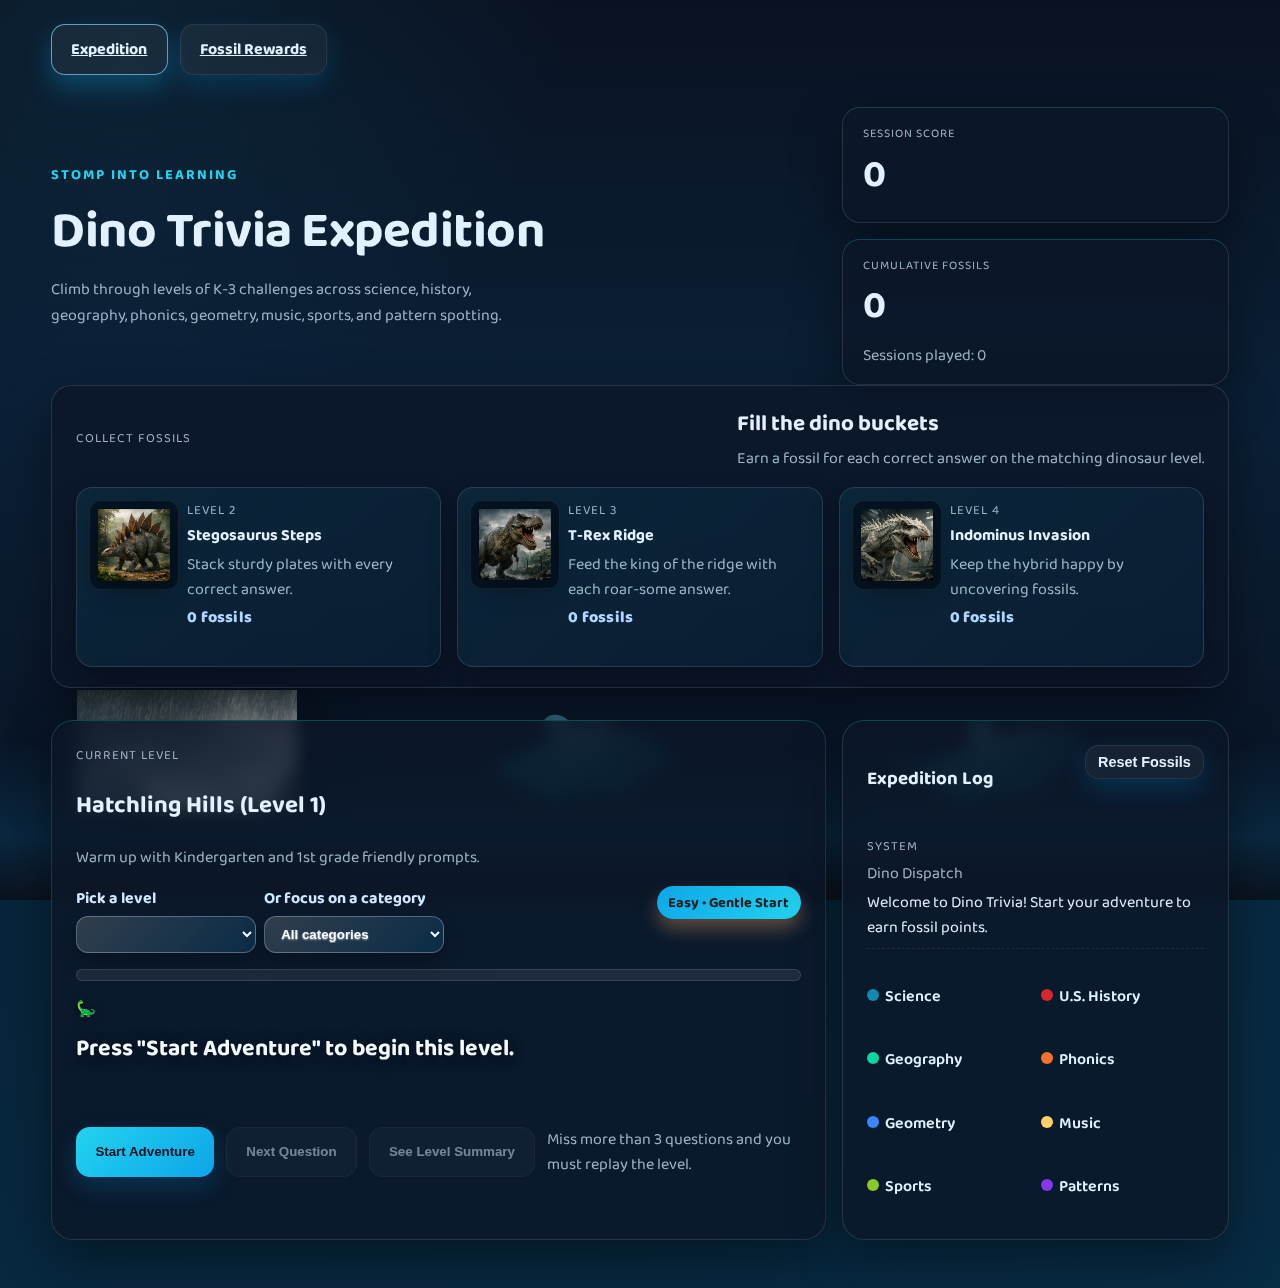
<file: index.html>
<!DOCTYPE html>
<html lang="en">
<head>
  <meta charset="UTF-8" />
  <meta name="viewport" content="width=device-width, initial-scale=1.0" />
  <title>Dino Trivia Expedition</title>
  <meta name="theme-color" content="#0f172a">
  <link rel="manifest" href="manifest.webmanifest">
  <link rel="icon" href="images/dino_trivia_icon.png" sizes="1024x1024" type="image/png">
  <link rel="apple-touch-icon" href="images/dino_trivia_icon.png">
  <link rel="preconnect" href="https://fonts.googleapis.com">
  <link rel="preconnect" href="https://fonts.gstatic.com" crossorigin>
  <link href="https://fonts.googleapis.com/css2?family=Baloo+2:wght@500;700&family=Fredoka:wght@500;700&display=swap" rel="stylesheet">
  <link rel="stylesheet" href="styles.css" />
</head>
<body>
  <div class="sky"></div>
  <div class="dino-parade">
    <div class="dino dino-one"></div>
    <div class="dino dino-two"></div>
    <div class="dino dino-three"></div>
    <div class="pterodactyl"></div>
  </div>
  <nav class="top-nav" aria-label="Primary">
    <a class="btn btn--ghost" href="index.html" aria-current="page">Expedition</a>
    <a class="btn btn--ghost" href="rewards.html">Fossil Rewards</a>
  </nav>

  <header class="hero">
    <div class="hero__text">
      <p class="hero__eyebrow">STOMP INTO LEARNING</p>
      <h1>Dino Trivia Expedition</h1>
      <p class="hero__lead">Climb through levels of K-3 challenges across science, history, geography, phonics, geometry, music, sports, and pattern spotting.</p>
    </div>
    <div class="hero__score">
      <div class="score-card">
        <p class="label">Session Score</p>
        <p class="value" id="session-score">0</p>
      </div>
      <div class="score-card">
        <p class="label">Cumulative Fossils</p>
        <p class="value" id="cumulative-score">0</p>
        <p class="hint" id="sessions-played">Sessions played: 0</p>
      </div>
    </div>
  </header>

  <section class="fossil-board" aria-labelledby="fossil-title">
    <div class="fossil-board__header">
      <p class="label">Collect fossils</p>
      <div>
        <h3 id="fossil-title">Fill the dino buckets</h3>
        <p class="muted">Earn a fossil for each correct answer on the matching dinosaur level.</p>
      </div>
    </div>
    <div class="fossil-grid">
      <article class="fossil-card" data-dino="stegosaurus">
        <div class="fossil-card__image">
          <img src="images/stego.png" alt="Stegosaurus bucket" loading="lazy">
        </div>
        <div class="fossil-card__body">
          <div>
            <p class="label">Level 2</p>
            <h4>Stegosaurus Steps</h4>
            <p class="muted">Stack sturdy plates with every correct answer.</p>
          </div>
          <p class="fossil-card__count" id="fossil-count-stegosaurus">0 fossils</p>
          <div class="fossil-card__tray" id="fossils-stegosaurus" aria-live="polite"></div>
        </div>
      </article>
      <article class="fossil-card" data-dino="trex">
        <div class="fossil-card__image">
          <img src="images/t-rex2.png" alt="T-Rex bucket" loading="lazy">
        </div>
        <div class="fossil-card__body">
          <div>
            <p class="label">Level 3</p>
            <h4>T-Rex Ridge</h4>
            <p class="muted">Feed the king of the ridge with each roar-some answer.</p>
          </div>
          <p class="fossil-card__count" id="fossil-count-trex">0 fossils</p>
          <div class="fossil-card__tray" id="fossils-trex" aria-live="polite"></div>
        </div>
      </article>
      <article class="fossil-card" data-dino="indominus">
        <div class="fossil-card__image">
          <img src="images/indominus.png" alt="Indominus Rex bucket" loading="lazy">
        </div>
        <div class="fossil-card__body">
          <div>
            <p class="label">Level 4</p>
            <h4>Indominus Invasion</h4>
            <p class="muted">Keep the hybrid happy by uncovering fossils.</p>
          </div>
          <p class="fossil-card__count" id="fossil-count-indominus">0 fossils</p>
          <div class="fossil-card__tray" id="fossils-indominus" aria-live="polite"></div>
        </div>
      </article>
    </div>
  </section>

  <main class="layout">
    <section class="panel panel--level" id="level-panel">
      <div class="panel__header">
        <div>
          <p class="label">Current Level</p>
          <h2 id="level-name">Hatchling Hills (Level 1)</h2>
          <p class="muted" id="level-description">Warm up with gentle, Kindergarten-friendly questions.</p>
        </div>
        <div class="selectors">
          <label class="selector">
            <span>Pick a level</span>
            <select id="level-select"></select>
          </label>
          <label class="selector">
            <span>Or focus on a category</span>
            <select id="category-select">
              <option value="all">All categories</option>
            </select>
          </label>
        </div>
        <div class="badges" id="badge-row">
          <!-- badges injected here -->
        </div>
      </div>
      <div class="progress">
        <div class="progress__bar" id="progress-bar" style="width: 0%"></div>
      </div>
      <div class="question" id="question">
        <p class="question__category" id="question-category"></p>
        <h3 id="question-text">Ready to start? Press "Start Adventure" to begin.</h3>
        <div class="choices" id="choices"></div>
      </div>
      <div class="feedback" id="feedback" role="status"></div>
      <div class="controls">
        <button class="btn" id="start-btn">Start Adventure</button>
        <button class="btn btn--ghost" id="next-btn" disabled>Next Question</button>
        <button class="btn btn--ghost" id="summary-btn" disabled>See Level Summary</button>
        <p class="muted strikes">Miss more than 3 questions and you must replay the level.</p>
      </div>
    </section>

    <section class="panel panel--secondary">
      <div class="panel__header">
        <h3>Expedition Log</h3>
        <button class="btn btn--small btn--ghost" id="reset-cumulative">Reset Fossils</button>
      </div>
      <ul class="log" id="log"></ul>
      <div class="legend">
        <p><span class="dot dot--science"></span>Science</p>
        <p><span class="dot dot--history"></span>U.S. History</p>
        <p><span class="dot dot--geo"></span>Geography</p>
        <p><span class="dot dot--phonics"></span>Phonics</p>
        <p><span class="dot dot--geometry"></span>Geometry</p>
        <p><span class="dot dot--music"></span>Music</p>
        <p><span class="dot dot--sports"></span>Sports</p>
        <p><span class="dot dot--patterns"></span>Patterns</p>
      </div>
    </section>
  </main>

  <div class="celebration" id="celebration" aria-hidden="true">
    <div class="celebration__card" role="dialog" aria-live="polite" aria-labelledby="celebration-title">
      <div class="celebration__burst"></div>
      <div class="celebration__confetti" id="celebration-confetti"></div>
      <p class="label">Level complete</p>
      <h3 id="celebration-title">Fossil Haul!</h3>
      <p class="celebration__count"><span id="celebration-count">0</span> fossils earned</p>
      <p class="muted" id="celebration-detail"></p>
      <button class="btn" id="celebration-close">Continue Expedition</button>
    </div>
  </div>

  <div class="ground"></div>

  <template id="log-item-template">
    <li class="log__item">
      <div class="log__meta">
        <p class="label log__label"></p>
        <p class="muted log__detail"></p>
      </div>
      <p class="log__text"></p>
    </li>
  </template>

  <template id="badge-template">
    <span class="badge"></span>
  </template>

  <script src="script.js"></script>
</body>
</html>
</file>
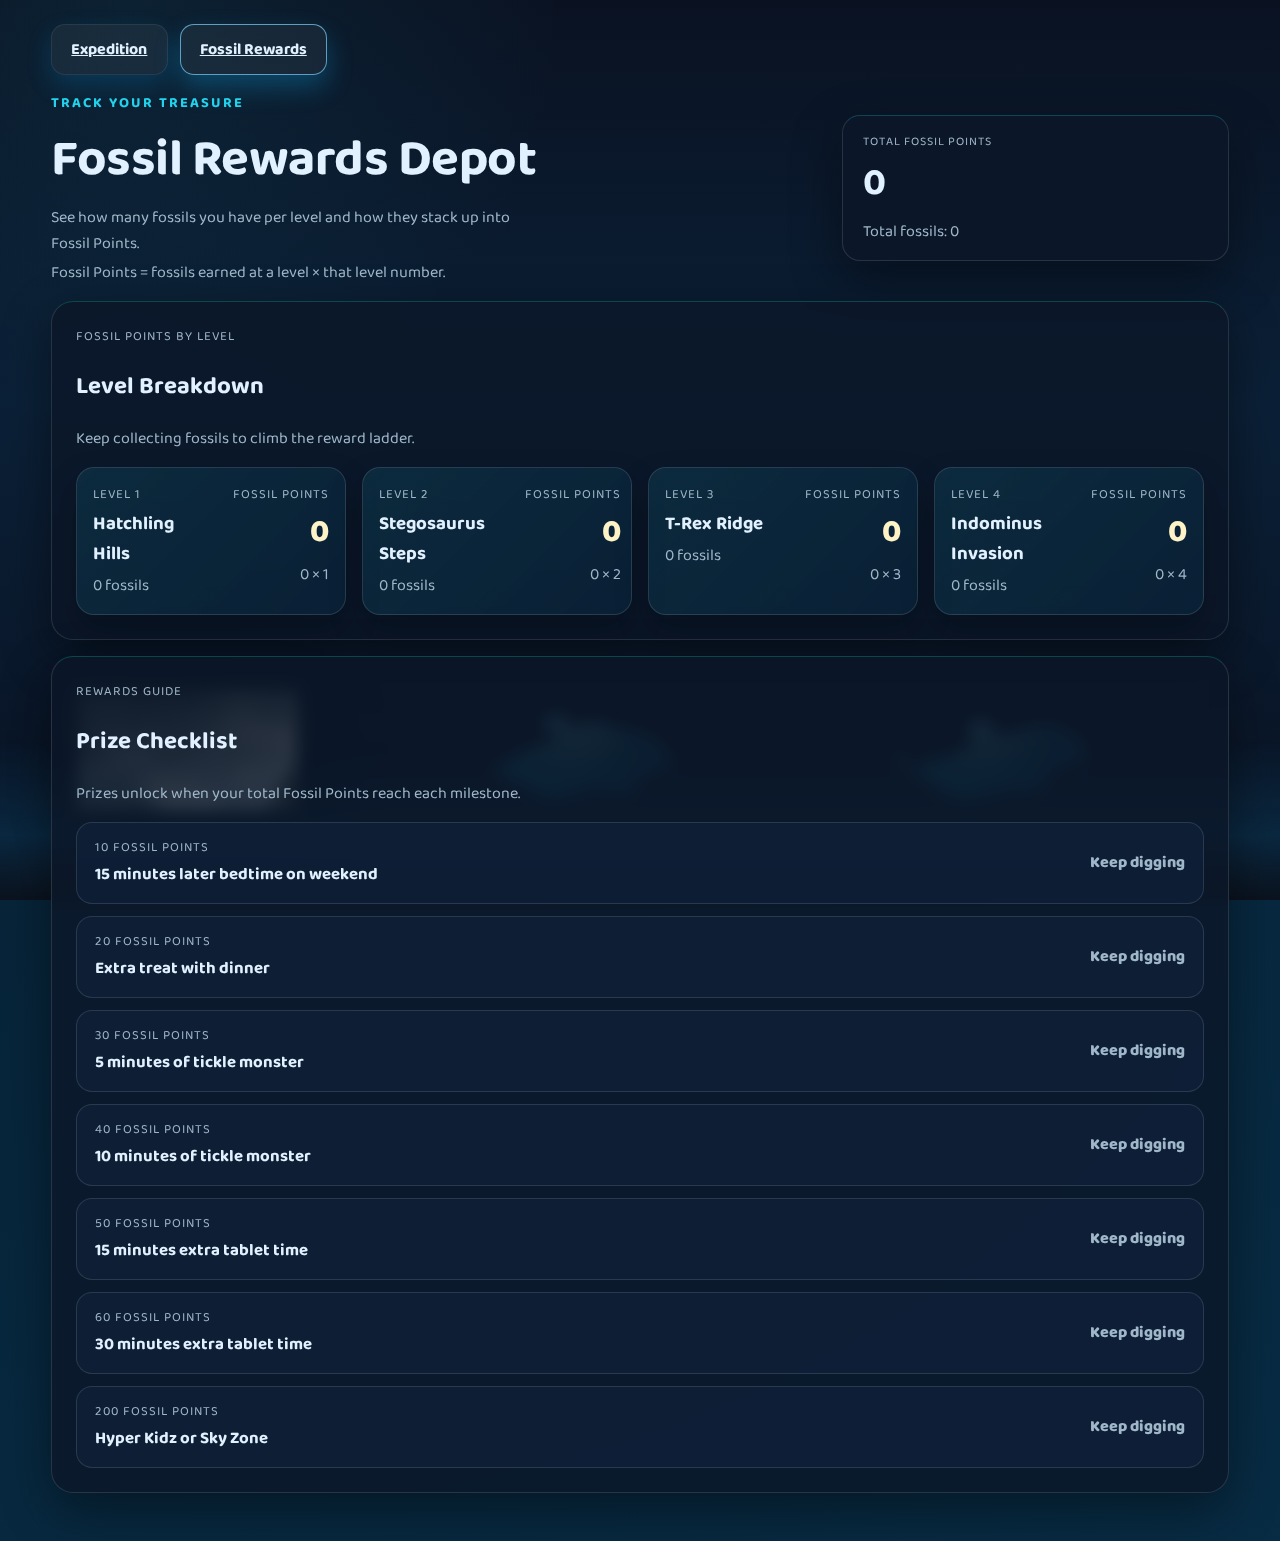
<file: rewards.html>
<!DOCTYPE html>
<html lang="en">
<head>
  <meta charset="UTF-8" />
  <meta name="viewport" content="width=device-width, initial-scale=1.0" />
  <title>Dino Trivia Expedition | Fossil Rewards</title>
  <meta name="theme-color" content="#0f172a">
  <link rel="manifest" href="manifest.webmanifest">
  <link rel="icon" href="images/dino_trivia_icon.png" sizes="1024x1024" type="image/png">
  <link rel="apple-touch-icon" href="images/dino_trivia_icon.png">
  <link rel="preconnect" href="https://fonts.googleapis.com">
  <link rel="preconnect" href="https://fonts.gstatic.com" crossorigin>
  <link href="https://fonts.googleapis.com/css2?family=Baloo+2:wght@500;700&family=Fredoka:wght@500;700&display=swap" rel="stylesheet">
  <link rel="stylesheet" href="styles.css" />
</head>
<body>
  <div class="sky"></div>
  <div class="dino-parade">
    <div class="dino dino-one"></div>
    <div class="dino dino-two"></div>
    <div class="dino dino-three"></div>
    <div class="pterodactyl"></div>
  </div>
  <nav class="top-nav" aria-label="Primary">
    <a class="btn btn--ghost" href="index.html">Expedition</a>
    <a class="btn btn--ghost" href="rewards.html" aria-current="page">Fossil Rewards</a>
  </nav>

  <header class="hero hero--compact">
    <div class="hero__text">
      <p class="hero__eyebrow">TRACK YOUR TREASURE</p>
      <h1>Fossil Rewards Depot</h1>
      <p class="hero__lead">See how many fossils you have per level and how they stack up into Fossil Points.</p>
      <p class="muted">Fossil Points = fossils earned at a level × that level number.</p>
    </div>
    <div class="hero__score">
      <div class="score-card">
        <p class="label">Total Fossil Points</p>
        <p class="value" id="total-points">0</p>
        <p class="hint" id="total-fossils">Total fossils: 0</p>
      </div>
    </div>
  </header>

  <main class="layout layout--single">
    <section class="panel">
      <div class="panel__header">
        <div>
          <p class="label">Fossil Points by Level</p>
          <h2>Level Breakdown</h2>
          <p class="muted">Keep collecting fossils to climb the reward ladder.</p>
        </div>
      </div>
      <div class="points-grid" id="points-grid" aria-live="polite"></div>
    </section>

    <section class="panel">
      <div class="panel__header">
        <div>
          <p class="label">Rewards Guide</p>
          <h2>Prize Checklist</h2>
          <p class="muted">Prizes unlock when your total Fossil Points reach each milestone.</p>
        </div>
      </div>
      <ul class="prize-list" id="prize-list"></ul>
    </section>
  </main>

  <div class="ground"></div>

  <script src="rewards.js"></script>
</body>
</html>
</file>
<file: styles.css>
:root {
  --sky: #0f172a;
  --sun: #d4f1ff;
  --forest: #0ea5e9;
  --lava: #f97316;
  --sand: #102540;
  --panel: #0b1628cc;
  --panel-strong: #0f213a;
  --text: #e2f1ff;
  --muted: #9fb7c8;
  --muted-strong: #cfe8ff;
  --shadow: 0 18px 50px rgba(0, 0, 0, 0.4);
  --border: 1px solid rgba(255, 255, 255, 0.12);
  --badge: linear-gradient(135deg, #0ea5e9, #22d3ee);
  font-family: 'Baloo 2', 'Fredoka', system-ui, -apple-system, sans-serif;
}

* {
  box-sizing: border-box;
}

body {
  margin: 0;
  min-height: 100vh;
  background: radial-gradient(circle at 20% 20%, rgba(14, 165, 233, 0.12), rgba(8, 47, 73, 0.9)), #050c18;
  color: var(--text);
  overflow-x: hidden;
  position: relative;
}

.top-nav {
  display: flex;
  gap: 0.75rem;
  padding: 1.5rem clamp(1rem, 4vw, 4rem) 0;
  flex-wrap: wrap;
}

.top-nav .btn[aria-current='page'] {
  border-color: rgba(125, 211, 252, 0.7);
  box-shadow: 0 12px 26px rgba(14, 165, 233, 0.3);
}

.sky {
  position: fixed;
  inset: 0;
  background: radial-gradient(circle at 10% 0%, rgba(34, 211, 238, 0.08), transparent 30%), linear-gradient(180deg, #0a1222 0%, #0b2037 45%, #0a1222 100%);
  z-index: -3;
}

.ground {
  position: fixed;
  bottom: 0;
  left: 0;
  right: 0;
  height: 160px;
  background: linear-gradient(0deg, #0b131f 0%, rgba(14, 165, 233, 0.14) 40%, transparent 100%);
  z-index: -1;
  filter: blur(0.2px);
}

.hero {
  display: grid;
  grid-template-columns: 2fr 1fr;
  gap: 1rem;
  padding: 2rem clamp(1rem, 4vw, 4rem) 0;
  align-items: center;
  position: relative;
}

.hero--compact {
  padding-top: 1rem;
}

.hero__text h1 {
  margin: 0.25rem 0;
  font-size: clamp(2rem, 4vw, 3.2rem);
  letter-spacing: -0.5px;
}

.hero__eyebrow {
  margin: 0;
  color: #22d3ee;
  font-weight: 700;
  letter-spacing: 2px;
  font-size: 0.9rem;
}

.hero__lead {
  margin: 0;
  max-width: 52ch;
  color: var(--muted);
  line-height: 1.6;
}

.fossil-board {
  margin: 0 clamp(1rem, 4vw, 4rem);
  margin-bottom: 1rem;
  background: rgba(11, 22, 40, 0.7);
  border: var(--border);
  border-radius: 20px;
  padding: 1.25rem 1.5rem;
  box-shadow: var(--shadow);
  backdrop-filter: blur(8px);
}

.fossil-board__header {
  display: flex;
  align-items: center;
  gap: 1rem;
  justify-content: space-between;
  flex-wrap: wrap;
}

.fossil-board h3 {
  margin: 0;
  font-size: 1.4rem;
}

.fossil-grid {
  display: grid;
  gap: 1rem;
  grid-template-columns: repeat(auto-fit, minmax(240px, 1fr));
  margin-top: 1rem;
}

.fossil-card {
  display: grid;
  gap: 0.5rem;
  grid-template-columns: 90px 1fr;
  align-items: start;
  padding: 0.75rem;
  border-radius: 16px;
  background: linear-gradient(135deg, rgba(34, 211, 238, 0.08), rgba(8, 47, 73, 0.3));
  border: 1px solid rgba(255, 255, 255, 0.12);
  box-shadow: 0 12px 28px rgba(0, 0, 0, 0.28);
}

.fossil-card__image {
  background: rgba(4, 17, 31, 0.8);
  border-radius: 12px;
  padding: 0.5rem;
  border: 1px solid rgba(255, 255, 255, 0.08);
  display: grid;
  place-items: center;
}

.fossil-card__image img {
  width: 100%;
  height: auto;
  display: block;
  filter: drop-shadow(0 6px 12px rgba(0, 0, 0, 0.4));
}

.fossil-card__body h4 {
  margin: 0.15rem 0;
}

.fossil-card__count {
  margin: 0.15rem 0;
  font-weight: 800;
  color: #b0d7ff;
  letter-spacing: 0.2px;
}

.fossil-card__tray {
  min-height: 22px;
  display: flex;
  flex-wrap: wrap;
  gap: 6px;
  align-items: center;
}

.fossil-token {
  width: 24px;
  height: 24px;
  border-radius: 8px;
  background: radial-gradient(circle at 30% 30%, #fefefe, #cddfeb);
  color: #0f213a;
  display: grid;
  place-items: center;
  box-shadow: 0 6px 12px rgba(0, 0, 0, 0.25);
  font-size: 0.85rem;
}

.fossil-placeholder {
  color: var(--muted);
}

.fossil-plus {
  font-weight: 800;
  color: #22d3ee;
}

.hero__score {
  display: grid;
  grid-template-columns: repeat(auto-fit, minmax(200px, 1fr));
  gap: 1rem;
}

.score-card {
  background: var(--panel);
  backdrop-filter: blur(8px);
  border-radius: 18px;
  padding: 1rem 1.25rem;
  box-shadow: var(--shadow);
  border: var(--border);
  border-top: 1px solid rgba(34, 211, 238, 0.24);
}

.score-card .label {
  margin: 0;
  text-transform: uppercase;
  letter-spacing: 1px;
  font-size: 0.75rem;
  color: var(--muted);
}

.score-card .value {
  margin: 0.1rem 0 0;
  font-size: 2.4rem;
  font-weight: 700;
}

.score-card .hint {
  margin: 0.35rem 0 0;
  color: var(--muted);
}

.layout {
  display: grid;
  grid-template-columns: 2fr 1fr;
  gap: 1rem;
  padding: 1rem clamp(1rem, 4vw, 4rem) 3rem;
}

.layout--single {
  grid-template-columns: 1fr;
}

.panel {
  background: var(--panel);
  border-radius: 22px;
  padding: 1.5rem;
  box-shadow: var(--shadow);
  backdrop-filter: blur(8px);
  border: var(--border);
  border-top: 1px solid rgba(15, 118, 110, 0.5);
}

.panel--level {
  min-height: 520px;
}

.panel__header {
  display: flex;
  justify-content: space-between;
  align-items: flex-start;
  gap: 1rem;
  flex-wrap: wrap;
}

.label {
  text-transform: uppercase;
  letter-spacing: 1px;
  color: var(--muted);
  font-size: 0.8rem;
  margin: 0;
}

.muted {
  color: var(--muted);
  margin: 0.25rem 0 0;
}

.progress {
  width: 100%;
  height: 12px;
  background: rgba(255, 255, 255, 0.08);
  border-radius: 999px;
  overflow: hidden;
  margin: 1rem 0;
  border: var(--border);
}

.progress__bar {
  height: 100%;
  background: linear-gradient(90deg, #0ea5e9, #22d3ee, #f97316);
  transition: width 0.4s ease;
}

.question__category {
  text-transform: uppercase;
  letter-spacing: 1px;
  color: #6dd3ff;
  margin: 0.5rem 0;
  font-weight: 700;
  text-shadow: 0 1px 8px rgba(0, 0, 0, 0.6);
}

.question h3 {
  margin: 0 0 0.75rem;
  font-size: 1.45rem;
  color: #f4fbff;
  text-shadow: 0 2px 14px rgba(0, 0, 0, 0.55);
}

.choices {
  display: grid;
  gap: 0.5rem;
}

.choice {
  display: flex;
  align-items: center;
  gap: 0.75rem;
  padding: 0.9rem 1rem;
  border-radius: 16px;
  border: 1px solid rgba(255, 255, 255, 0.24);
  cursor: pointer;
  background: linear-gradient(135deg, rgba(255, 255, 255, 0.08), rgba(34, 211, 238, 0.07));
  transition: transform 0.15s ease, box-shadow 0.15s ease, border-color 0.15s ease, background 0.15s ease;
  color: #f8fbff;
  text-shadow: 0 1px 10px rgba(0, 0, 0, 0.6);
  font-weight: 700;
}

.choice:hover {
  transform: translateY(-2px);
  box-shadow: 0 10px 26px rgba(0, 0, 0, 0.3);
  background: linear-gradient(135deg, rgba(255, 255, 255, 0.16), rgba(34, 211, 238, 0.16));
}

.choice.correct {
  border-color: #7be3ff;
  background: linear-gradient(135deg, rgba(34, 211, 238, 0.18), rgba(255, 255, 255, 0.14));
  color: #042133;
}

.choice.incorrect {
  border-color: #f97316;
  background: linear-gradient(135deg, rgba(249, 115, 22, 0.16), rgba(255, 255, 255, 0.08));
}

.controls {
  margin-top: 1rem;
  display: flex;
  gap: 0.75rem;
  flex-wrap: wrap;
}

.btn {
  border: none;
  background: linear-gradient(135deg, #22d3ee, #0ea5e9);
  color: #03111f;
  border-radius: 14px;
  padding: 0.75rem 1.2rem;
  font-weight: 700;
  cursor: pointer;
  box-shadow: 0 10px 24px rgba(2, 132, 199, 0.24);
  transition: transform 0.15s ease, box-shadow 0.15s ease;
}

.btn:hover {
  transform: translateY(-1px);
  box-shadow: 0 16px 36px rgba(34, 211, 238, 0.35);
}

.btn:disabled {
  opacity: 0.5;
  cursor: not-allowed;
  box-shadow: none;
}

.btn--ghost {
  background: rgba(255, 255, 255, 0.05);
  border: 1px solid rgba(255, 255, 255, 0.08);
  color: var(--text);
}

.btn--small {
  padding: 0.5rem 0.75rem;
  font-size: 0.9rem;
}

.feedback {
  min-height: 32px;
  font-weight: 700;
  color: #e2f1ff;
}

.celebration {
  position: fixed;
  inset: 0;
  display: grid;
  place-items: center;
  background: rgba(5, 12, 24, 0.72);
  opacity: 0;
  pointer-events: none;
  transition: opacity 0.3s ease;
  z-index: 10;
}

.celebration.is-visible {
  opacity: 1;
  pointer-events: auto;
}

.celebration__card {
  position: relative;
  background: linear-gradient(160deg, rgba(15, 33, 58, 0.95), rgba(8, 20, 38, 0.98));
  border-radius: 24px;
  padding: 2rem 2.5rem;
  border: 1px solid rgba(255, 255, 255, 0.15);
  box-shadow: 0 24px 60px rgba(3, 10, 24, 0.6);
  text-align: center;
  min-width: min(360px, 92vw);
  overflow: hidden;
}

.celebration__card .label {
  color: #7be3ff;
}

.celebration__count {
  margin: 0.5rem 0 0.35rem;
  font-size: clamp(1.6rem, 3vw, 2.2rem);
  font-weight: 800;
  color: #fef3c7;
  text-shadow: 0 8px 18px rgba(248, 250, 252, 0.25);
}

.celebration__count span {
  font-size: 1.2em;
}

.celebration__confetti,
.celebration__burst {
  position: absolute;
  inset: 0;
  pointer-events: none;
}

.celebration__burst {
  inset: 10%;
  border-radius: 50%;
  background: radial-gradient(circle, rgba(125, 211, 252, 0.35) 0%, rgba(125, 211, 252, 0) 70%);
  animation: burst 1.1s ease-out forwards;
}

.celebration__piece {
  position: absolute;
  left: var(--x);
  top: 65%;
  font-size: var(--size);
  opacity: 0;
  animation: confetti-float var(--duration) var(--delay) ease-out forwards;
  filter: drop-shadow(0 6px 10px rgba(0, 0, 0, 0.35));
}

.celebration__piece::after {
  content: attr(data-emoji);
}

.celebration .btn {
  margin-top: 1.25rem;
}

.panel--secondary {
  display: grid;
  grid-template-rows: auto 1fr auto;
  gap: 1rem;
  max-height: 640px;
}

.points-grid {
  margin-top: 1rem;
  display: grid;
  gap: 1rem;
  grid-template-columns: repeat(auto-fit, minmax(220px, 1fr));
}

.points-card {
  display: flex;
  justify-content: space-between;
  gap: 1rem;
  padding: 1rem;
  border-radius: 18px;
  border: 1px solid rgba(255, 255, 255, 0.12);
  background: linear-gradient(135deg, rgba(34, 211, 238, 0.1), rgba(8, 47, 73, 0.38));
  box-shadow: 0 16px 32px rgba(0, 0, 0, 0.28);
}

.points-card h3 {
  margin: 0.25rem 0 0.1rem;
}

.points-card__score {
  text-align: right;
  min-width: 120px;
}

.points-card__value {
  font-size: 2rem;
  margin: 0.1rem 0;
  font-weight: 800;
  color: #fef3c7;
}

.prize-list {
  list-style: none;
  margin: 1rem 0 0;
  padding: 0;
  display: grid;
  gap: 0.75rem;
}

.prize-item {
  display: flex;
  justify-content: space-between;
  gap: 1rem;
  padding: 0.9rem 1.1rem;
  border-radius: 16px;
  border: 1px solid rgba(255, 255, 255, 0.12);
  background: rgba(15, 33, 58, 0.7);
  align-items: center;
}

.prize-item__reward {
  margin: 0.2rem 0 0;
  font-size: 1.05rem;
  font-weight: 700;
}

.prize-item__status {
  font-weight: 800;
  color: var(--muted);
}

.prize-item--earned {
  border-color: rgba(125, 211, 252, 0.6);
  background: linear-gradient(135deg, rgba(34, 211, 238, 0.22), rgba(15, 33, 58, 0.9));
}

.prize-item--earned .prize-item__status {
  color: #7be3ff;
}

.log {
  list-style: none;
  margin: 0;
  padding: 0;
  overflow: auto;
  max-height: 420px;
}

.log__item {
  border-bottom: 1px dashed rgba(255, 255, 255, 0.08);
  padding: 0.5rem 0;
}

.log__text {
  margin: 0.2rem 0 0;
}

.legend {
  display: grid;
  grid-template-columns: repeat(auto-fit, minmax(140px, 1fr));
  gap: 0.4rem 0.75rem;
  font-weight: 600;
}

.dot {
  width: 12px;
  height: 12px;
  display: inline-block;
  border-radius: 50%;
  margin-right: 6px;
}

.dot--science { background: #118ab2; }
.dot--history { background: #d62828; }
.dot--geo { background: #06d6a0; }
.dot--phonics { background: #f3722c; }
.dot--geometry { background: #3a86ff; }
.dot--music { background: #ffd166; }
.dot--sports { background: #8ac926; }
.dot--patterns { background: #8338ec; }

.badges {
  display: flex;
  gap: 0.4rem;
  flex-wrap: wrap;
}

.badge {
  padding: 0.3rem 0.7rem;
  border-radius: 999px;
  color: #1d1d1d;
  background: var(--badge);
  font-weight: 700;
  font-size: 0.9rem;
  box-shadow: 0 10px 18px rgba(244, 162, 97, 0.35);
}

.selectors {
  display: grid;
  grid-template-columns: repeat(auto-fit, minmax(180px, 1fr));
  gap: 0.5rem;
  min-width: 260px;
}

.selector {
  display: grid;
  gap: 0.35rem;
  font-weight: 700;
  color: var(--muted-strong);
}

.selector select {
  padding: 0.55rem 0.75rem;
  border-radius: 12px;
  border: 1px solid rgba(255, 255, 255, 0.28);
  background: linear-gradient(135deg, rgba(255, 255, 255, 0.16), rgba(14, 165, 233, 0.14));
  color: #f8fbff;
  font-weight: 800;
  box-shadow: 0 10px 20px rgba(0, 0, 0, 0.22);
  text-shadow: 0 1px 2px rgba(255, 255, 255, 0.6);
}

.selector select option {
  background-color: var(--panel-strong);
  color: #f4fbff;
}

.selector select:focus-visible {
  outline: 2px solid #7be3ff;
  outline-offset: 2px;
}

.panel--level .question__category::before {
  content: '🦕';
  display: inline-block;
  margin-right: 6px;
}

.strikes {
  margin: 0;
  flex: 1;
}

.dino-parade {
  position: fixed;
  inset: 0;
  pointer-events: none;
  overflow: hidden;
  z-index: -2;
}

.dino {
  position: absolute;
  bottom: 10%;
  width: 220px;
  height: 120px;
  background: radial-gradient(circle at 40% 20%, rgba(255, 255, 255, 0.2), transparent 40%), linear-gradient(135deg, rgba(34, 211, 238, 0.4), rgba(8, 47, 73, 0.9));
  mask-size: contain;
  mask-repeat: no-repeat;
  mask-position: center;
  -webkit-mask-size: contain;
  -webkit-mask-repeat: no-repeat;
  -webkit-mask-position: center;
  background-blend-mode: screen;
  filter: drop-shadow(0 18px 32px rgba(0, 0, 0, 0.45));
  animation: stomp 12s infinite ease-in-out;
}

.dino-one {
  left: 6%;
  background-image: url('images/t-rex2.png');
}

.dino-two {
  left: 38%;
  animation-delay: 3s;
  mask-image: url("data:image/svg+xml,%3Csvg xmlns='http://www.w3.org/2000/svg' viewBox='0 0 220 120'%3E%3Cpath fill='%23000' d='M12 84c6-11 14-18 28-23l26-10 16-10c10-6 20-9 32-8 10 1 18 8 30 8 11 0 25 7 33 15 7 7 9 17 4 21-5 4-17 4-24 9-7 5-10 15-18 17-10 2-22-7-32-4l-30 8c-9 2-17 1-24-3l-24-13c-8-4-14-4-18-9-3-4-1-9 1-12Z'/%3E%3Cpath fill='%23000' d='M78 44c-8 2-18-2-20-8-2-5 2-10 8-11 5-1 14 1 17 7 2 5 0 10-5 12Z'/%3E%3C/svg%3E");
  -webkit-mask-image: url("data:image/svg+xml,%3Csvg xmlns='http://www.w3.org/2000/svg' viewBox='0 0 220 120'%3E%3Cpath fill='%23000' d='M12 84c6-11 14-18 28-23l26-10 16-10c10-6 20-9 32-8 10 1 18 8 30 8 11 0 25 7 33 15 7 7 9 17 4 21-5 4-17 4-24 9-7 5-10 15-18 17-10 2-22-7-32-4l-30 8c-9 2-17 1-24-3l-24-13c-8-4-14-4-18-9-3-4-1-9 1-12Z'/%3E%3Cpath fill='%23000' d='M78 44c-8 2-18-2-20-8-2-5 2-10 8-11 5-1 14 1 17 7 2 5 0 10-5 12Z'/%3E%3C/svg%3E");
}

.dino-three {
  left: 70%;
  animation-delay: 6s;
  mask-image: url("data:image/svg+xml,%3Csvg xmlns='http://www.w3.org/2000/svg' viewBox='0 0 220 120'%3E%3Cpath fill='%23000' d='M14 88c4-8 12-15 24-18l22-6 12-8c9-7 20-10 32-11 12-1 22-5 32-8 14-4 30 0 42 8 10 7 14 18 11 23-4 6-18 5-26 9-10 6-12 17-22 22-9 4-22 0-34 3l-29 6c-10 2-22 0-30-6l-23-16c-7-5-17-6-21-13-2-4-1-9 2-13Z'/%3E%3Cpath fill='%23000' d='M86 52c-7 0-15-6-14-12 0-6 7-10 14-10 7 1 13 6 12 12-1 6-6 10-12 10Z'/%3E%3C/svg%3E");
  -webkit-mask-image: url("data:image/svg+xml,%3Csvg xmlns='http://www.w3.org/2000/svg' viewBox='0 0 220 120'%3E%3Cpath fill='%23000' d='M14 88c4-8 12-15 24-18l22-6 12-8c9-7 20-10 32-11 12-1 22-5 32-8 14-4 30 0 42 8 10 7 14 18 11 23-4 6-18 5-26 9-10 6-12 17-22 22-9 4-22 0-34 3l-29 6c-10 2-22 0-30-6l-23-16c-7-5-17-6-21-13-2-4-1-9 2-13Z'/%3E%3Cpath fill='%23000' d='M86 52c-7 0-15-6-14-12 0-6 7-10 14-10 7 1 13 6 12 12-1 6-6 10-12 10Z'/%3E%3C/svg%3E");
}

.pterodactyl {
  position: absolute;
  top: 12%;
  left: -20%;
  width: 160px;
  height: 80px;
  background: linear-gradient(135deg, rgba(14, 165, 233, 0.8), rgba(34, 211, 238, 0.6));
  mask-image: url("data:image/svg+xml,%3Csvg xmlns='http://www.w3.org/2000/svg' viewBox='0 0 180 90'%3E%3Cpath fill='%23000' d='M8 52c18-6 34-20 50-28l26-13 22 11c12 6 28 9 42 6 10-2 20-8 24-2 3 5-7 13-14 16-10 4-22 6-32 9-9 3-18 9-24 16l-10 12c-6 7-18 8-26 3l-24-16c-8-6-26-10-34-13-6-3-6-9 0-11Z'/%3E%3C/svg%3E");
  -webkit-mask-image: url("data:image/svg+xml,%3Csvg xmlns='http://www.w3.org/2000/svg' viewBox='0 0 180 90'%3E%3Cpath fill='%23000' d='M8 52c18-6 34-20 50-28l26-13 22 11c12 6 28 9 42 6 10-2 20-8 24-2 3 5-7 13-14 16-10 4-22 6-32 9-9 3-18 9-24 16l-10 12c-6 7-18 8-26 3l-24-16c-8-6-26-10-34-13-6-3-6-9 0-11Z'/%3E%3C/svg%3E");
  filter: drop-shadow(0 8px 14px rgba(0, 0, 0, 0.4));
  animation: glide 18s linear infinite;
  opacity: 0.8;
}

@keyframes stomp {
  0% { transform: translateY(0); }
  50% { transform: translateY(-8px); }
  100% { transform: translateY(0); }
}

@keyframes float {
  0% { transform: translateY(0) scale(1); }
  100% { transform: translateY(-8px) scale(1.01); }
}

@keyframes glide {
  0% { transform: translateX(0) translateY(0); }
  50% { transform: translateX(140vw) translateY(-10px); }
  100% { transform: translateX(0) translateY(0); }
}

@keyframes burst {
  0% { transform: scale(0.4); opacity: 0; }
  40% { opacity: 1; }
  100% { transform: scale(1.1); opacity: 0; }
}

@keyframes confetti-float {
  0% { transform: translate(-50%, 0) rotate(0deg); opacity: 0; }
  25% { opacity: 1; }
  100% { transform: translate(-50%, -240px) rotate(var(--rotation)); opacity: 0; }
}

@media (prefers-reduced-motion: reduce) {
  .celebration__burst,
  .celebration__piece,
  .dino,
  .pterodactyl {
    animation: none !important;
  }
}

@media (max-width: 960px) {
  .layout { grid-template-columns: 1fr; }
  .hero { grid-template-columns: 1fr; }
}

@media (max-width: 640px) {
  .panel { padding: 1.1rem; }
  .btn { width: 100%; text-align: center; }
  .controls { flex-direction: column; }
  .fossil-card { grid-template-columns: 1fr; }
}
</file>
